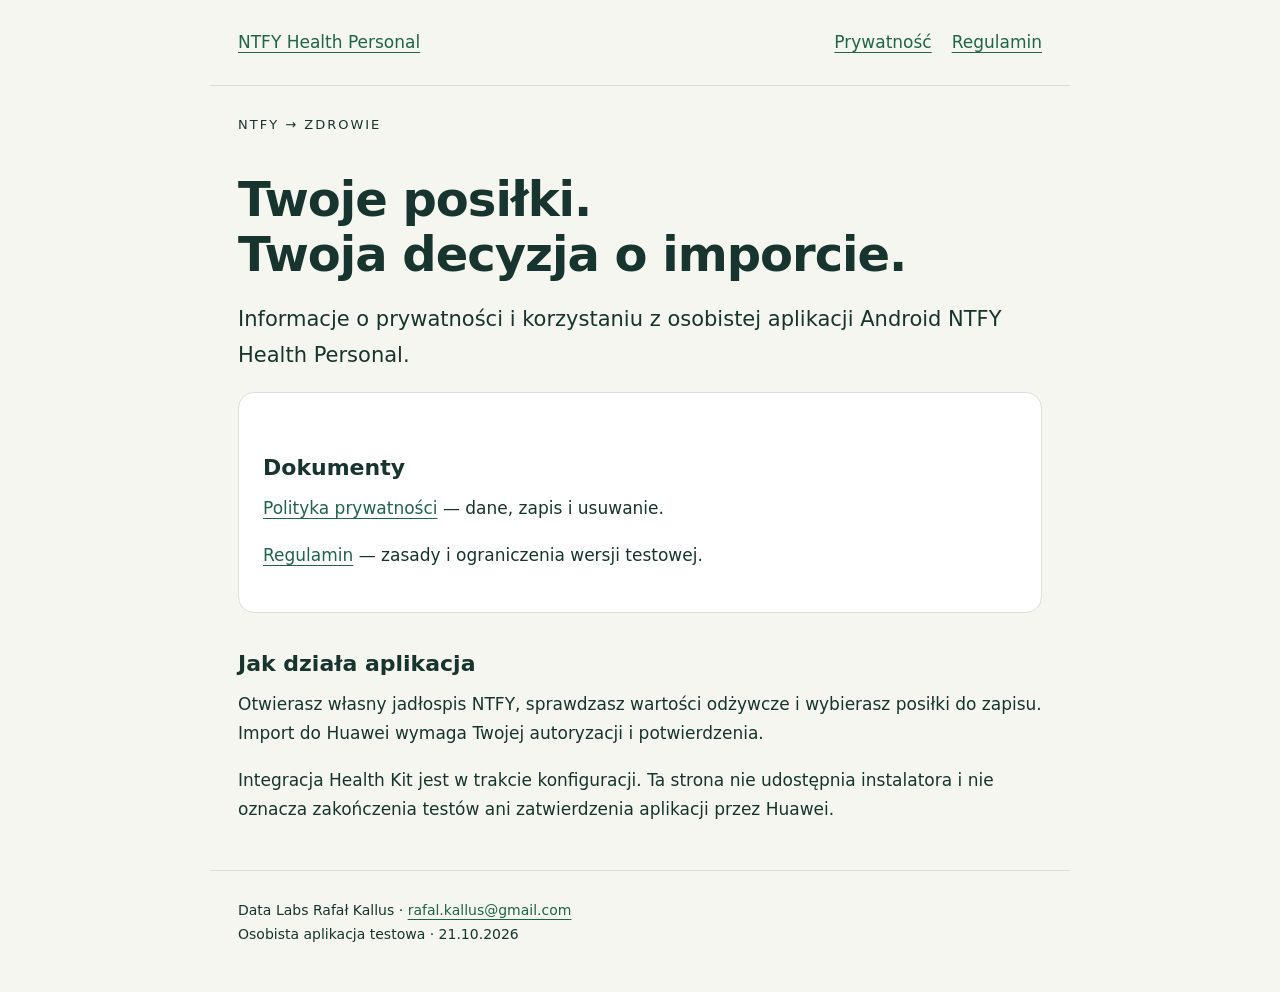
<file: index.html>
<!doctype html><html lang="pl"><meta charset="utf-8"><meta name="viewport" content="width=device-width, initial-scale=1"><title>Dokumenty — NTFY Health Personal</title><link rel="stylesheet" href="style.css"><header><a href="index.html">NTFY Health Personal</a><nav aria-label="Dokumenty"><a href="privacy.html">Prywatność</a><a href="terms.html">Regulamin</a></nav></header><main><p class="tag">NTFY → Zdrowie</p><h1>Twoje posiłki.<br>Twoja decyzja o imporcie.</h1><p class="intro">Informacje o prywatności i korzystaniu z osobistej aplikacji Android NTFY Health Personal.</p><div class="box"><h2>Dokumenty</h2><p><a href="privacy.html">Polityka prywatności</a> — dane, zapis i usuwanie.</p><p><a href="terms.html">Regulamin</a> — zasady i ograniczenia wersji testowej.</p></div><h2>Jak działa aplikacja</h2><p>Otwierasz własny jadłospis NTFY, sprawdzasz wartości odżywcze i wybierasz posiłki do zapisu. Import do Huawei wymaga Twojej autoryzacji i potwierdzenia.</p><p>Integracja Health Kit jest w trakcie konfiguracji. Ta strona nie udostępnia instalatora i nie oznacza zakończenia testów ani zatwierdzenia aplikacji przez Huawei.</p></main><footer>Data Labs Rafał Kallus · <a href="mailto:rafal.kallus@gmail.com">rafal.kallus@gmail.com</a><p>Osobista aplikacja testowa · 21.10.2026</p></footer></html>
</file>
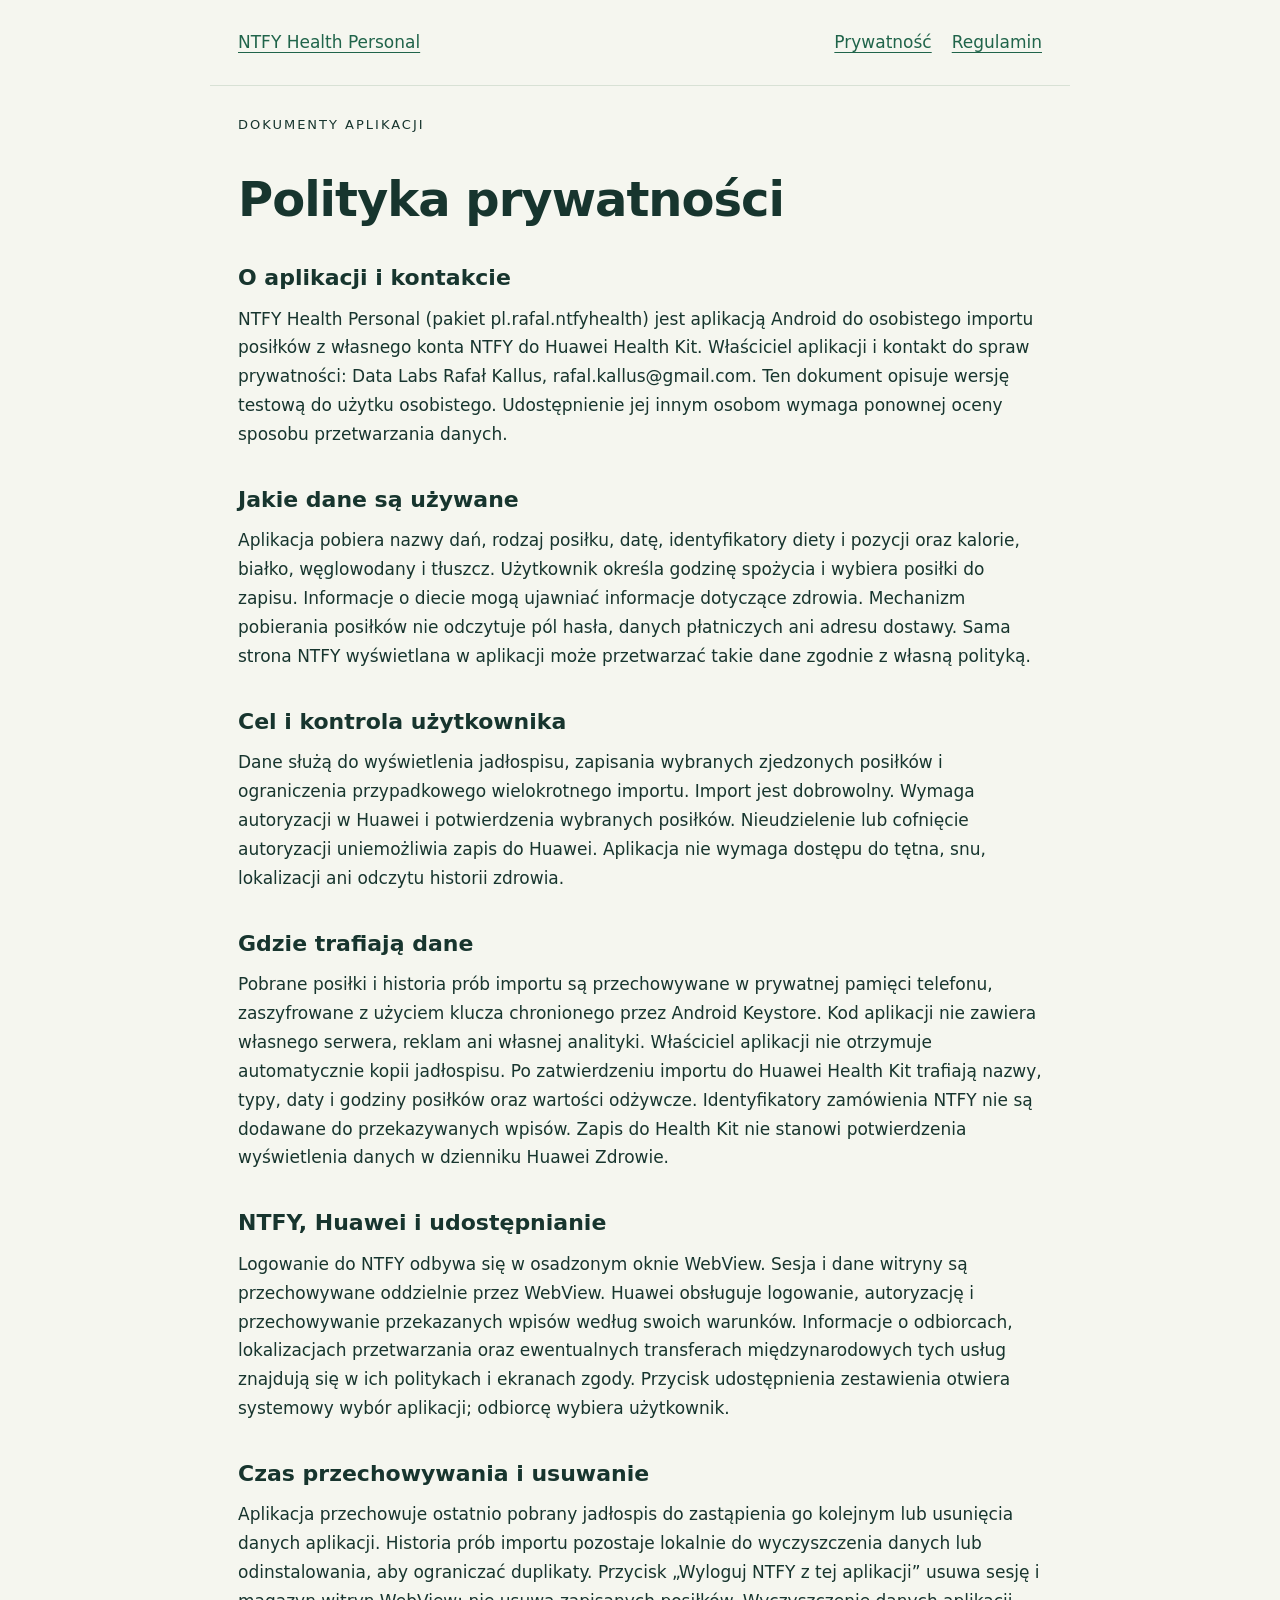
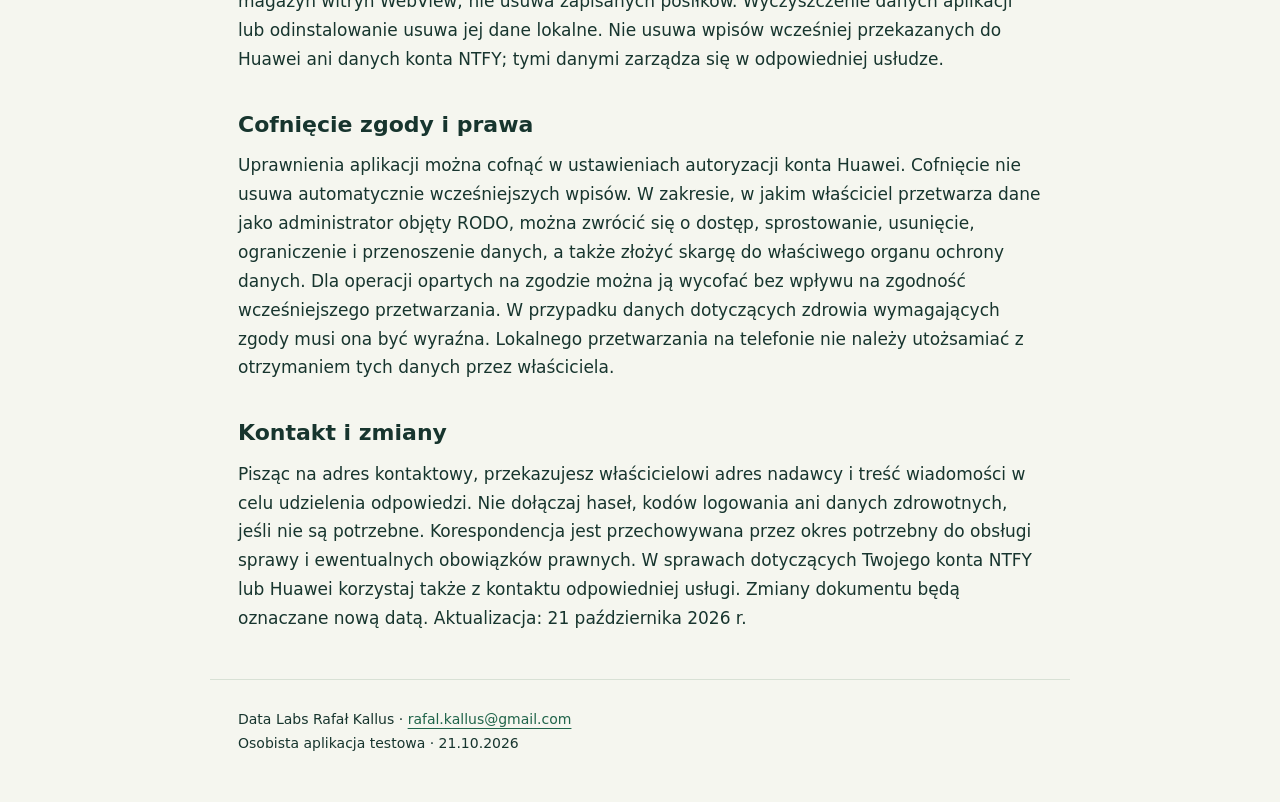
<file: privacy.html>
<!doctype html><html lang="pl"><meta charset="utf-8"><meta name="viewport" content="width=device-width, initial-scale=1"><title>Polityka prywatności — NTFY Health Personal</title><link rel="stylesheet" href="style.css"><header><a href="index.html">NTFY Health Personal</a><nav aria-label="Dokumenty"><a href="privacy.html">Prywatność</a><a href="terms.html">Regulamin</a></nav></header><main><p class="tag">Dokumenty aplikacji</p><h1>Polityka prywatności</h1><section><h2>O aplikacji i kontakcie</h2><p>NTFY Health Personal (pakiet pl.rafal.ntfyhealth) jest aplikacją Android do osobistego importu posiłków z własnego konta NTFY do Huawei Health Kit. Właściciel aplikacji i kontakt do spraw prywatności: Data Labs Rafał Kallus, rafal.kallus@gmail.com. Ten dokument opisuje wersję testową do użytku osobistego. Udostępnienie jej innym osobom wymaga ponownej oceny sposobu przetwarzania danych.</p></section><section><h2>Jakie dane są używane</h2><p>Aplikacja pobiera nazwy dań, rodzaj posiłku, datę, identyfikatory diety i pozycji oraz kalorie, białko, węglowodany i tłuszcz. Użytkownik określa godzinę spożycia i wybiera posiłki do zapisu. Informacje o diecie mogą ujawniać informacje dotyczące zdrowia. Mechanizm pobierania posiłków nie odczytuje pól hasła, danych płatniczych ani adresu dostawy. Sama strona NTFY wyświetlana w aplikacji może przetwarzać takie dane zgodnie z własną polityką.</p></section><section><h2>Cel i kontrola użytkownika</h2><p>Dane służą do wyświetlenia jadłospisu, zapisania wybranych zjedzonych posiłków i ograniczenia przypadkowego wielokrotnego importu. Import jest dobrowolny. Wymaga autoryzacji w Huawei i potwierdzenia wybranych posiłków. Nieudzielenie lub cofnięcie autoryzacji uniemożliwia zapis do Huawei. Aplikacja nie wymaga dostępu do tętna, snu, lokalizacji ani odczytu historii zdrowia.</p></section><section><h2>Gdzie trafiają dane</h2><p>Pobrane posiłki i historia prób importu są przechowywane w prywatnej pamięci telefonu, zaszyfrowane z użyciem klucza chronionego przez Android Keystore. Kod aplikacji nie zawiera własnego serwera, reklam ani własnej analityki. Właściciel aplikacji nie otrzymuje automatycznie kopii jadłospisu. Po zatwierdzeniu importu do Huawei Health Kit trafiają nazwy, typy, daty i godziny posiłków oraz wartości odżywcze. Identyfikatory zamówienia NTFY nie są dodawane do przekazywanych wpisów. Zapis do Health Kit nie stanowi potwierdzenia wyświetlenia danych w dzienniku Huawei Zdrowie.</p></section><section><h2>NTFY, Huawei i udostępnianie</h2><p>Logowanie do NTFY odbywa się w osadzonym oknie WebView. Sesja i dane witryny są przechowywane oddzielnie przez WebView. Huawei obsługuje logowanie, autoryzację i przechowywanie przekazanych wpisów według swoich warunków. Informacje o odbiorcach, lokalizacjach przetwarzania oraz ewentualnych transferach międzynarodowych tych usług znajdują się w ich politykach i ekranach zgody. Przycisk udostępnienia zestawienia otwiera systemowy wybór aplikacji; odbiorcę wybiera użytkownik.</p></section><section><h2>Czas przechowywania i usuwanie</h2><p>Aplikacja przechowuje ostatnio pobrany jadłospis do zastąpienia go kolejnym lub usunięcia danych aplikacji. Historia prób importu pozostaje lokalnie do wyczyszczenia danych lub odinstalowania, aby ograniczać duplikaty. Przycisk „Wyloguj NTFY z tej aplikacji” usuwa sesję i magazyn witryn WebView; nie usuwa zapisanych posiłków. Wyczyszczenie danych aplikacji lub odinstalowanie usuwa jej dane lokalne. Nie usuwa wpisów wcześniej przekazanych do Huawei ani danych konta NTFY; tymi danymi zarządza się w odpowiedniej usłudze.</p></section><section><h2>Cofnięcie zgody i prawa</h2><p>Uprawnienia aplikacji można cofnąć w ustawieniach autoryzacji konta Huawei. Cofnięcie nie usuwa automatycznie wcześniejszych wpisów. W zakresie, w jakim właściciel przetwarza dane jako administrator objęty RODO, można zwrócić się o dostęp, sprostowanie, usunięcie, ograniczenie i przenoszenie danych, a także złożyć skargę do właściwego organu ochrony danych. Dla operacji opartych na zgodzie można ją wycofać bez wpływu na zgodność wcześniejszego przetwarzania. W przypadku danych dotyczących zdrowia wymagających zgody musi ona być wyraźna. Lokalnego przetwarzania na telefonie nie należy utożsamiać z otrzymaniem tych danych przez właściciela.</p></section><section><h2>Kontakt i zmiany</h2><p>Pisząc na adres kontaktowy, przekazujesz właścicielowi adres nadawcy i treść wiadomości w celu udzielenia odpowiedzi. Nie dołączaj haseł, kodów logowania ani danych zdrowotnych, jeśli nie są potrzebne. Korespondencja jest przechowywana przez okres potrzebny do obsługi sprawy i ewentualnych obowiązków prawnych. W sprawach dotyczących Twojego konta NTFY lub Huawei korzystaj także z kontaktu odpowiedniej usługi. Zmiany dokumentu będą oznaczane nową datą. Aktualizacja: 21 października 2026 r.</p></section></main><footer>Data Labs Rafał Kallus · <a href="mailto:rafal.kallus@gmail.com">rafal.kallus@gmail.com</a><p>Osobista aplikacja testowa · 21.10.2026</p></footer></html>
</file>
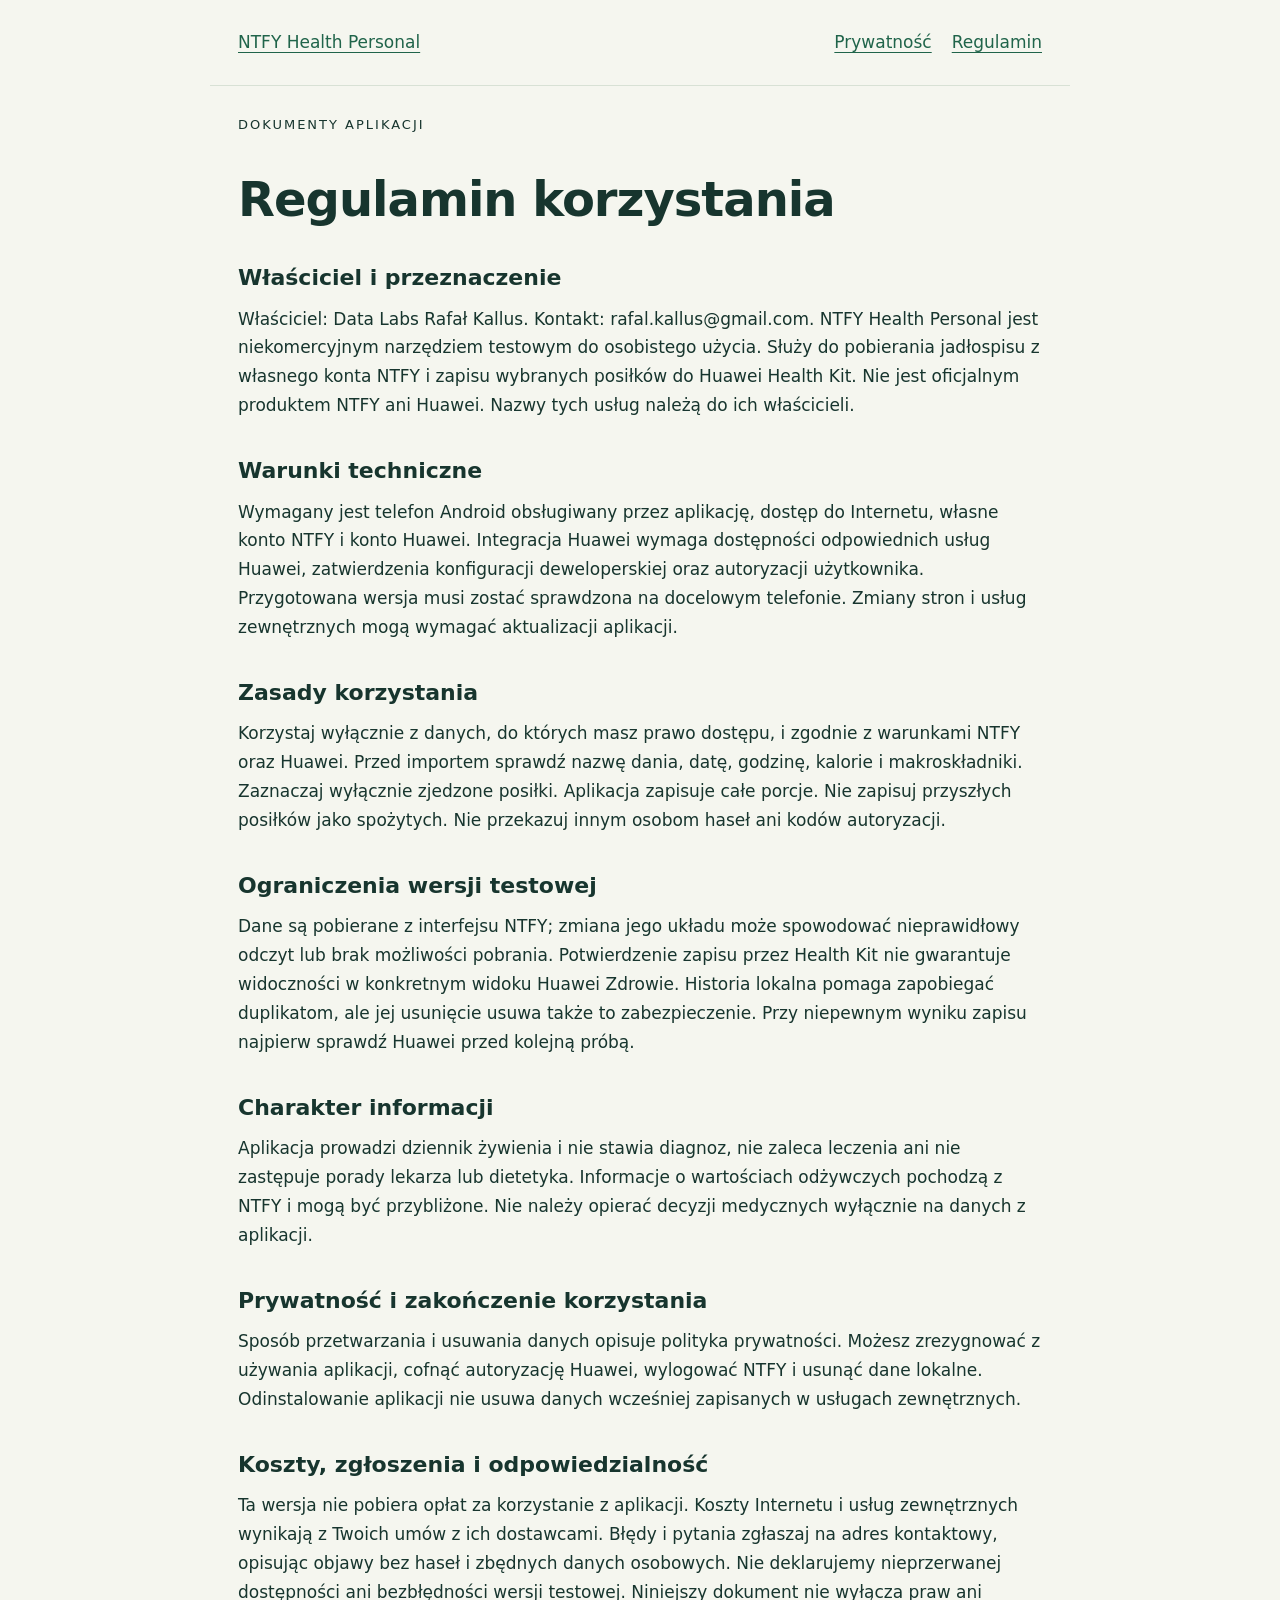
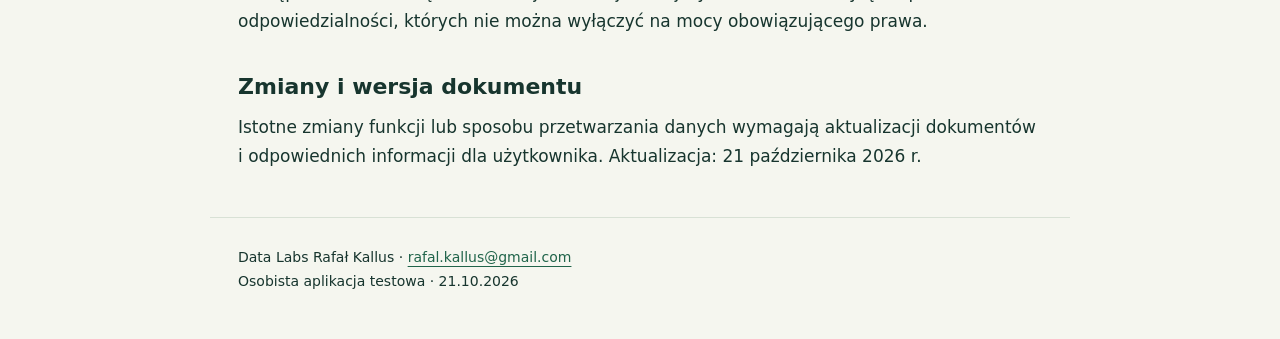
<file: terms.html>
<!doctype html><html lang="pl"><meta charset="utf-8"><meta name="viewport" content="width=device-width, initial-scale=1"><title>Regulamin korzystania — NTFY Health Personal</title><link rel="stylesheet" href="style.css"><header><a href="index.html">NTFY Health Personal</a><nav aria-label="Dokumenty"><a href="privacy.html">Prywatność</a><a href="terms.html">Regulamin</a></nav></header><main><p class="tag">Dokumenty aplikacji</p><h1>Regulamin korzystania</h1><section><h2>Właściciel i przeznaczenie</h2><p>Właściciel: Data Labs Rafał Kallus. Kontakt: rafal.kallus@gmail.com. NTFY Health Personal jest niekomercyjnym narzędziem testowym do osobistego użycia. Służy do pobierania jadłospisu z własnego konta NTFY i zapisu wybranych posiłków do Huawei Health Kit. Nie jest oficjalnym produktem NTFY ani Huawei. Nazwy tych usług należą do ich właścicieli.</p></section><section><h2>Warunki techniczne</h2><p>Wymagany jest telefon Android obsługiwany przez aplikację, dostęp do Internetu, własne konto NTFY i konto Huawei. Integracja Huawei wymaga dostępności odpowiednich usług Huawei, zatwierdzenia konfiguracji deweloperskiej oraz autoryzacji użytkownika. Przygotowana wersja musi zostać sprawdzona na docelowym telefonie. Zmiany stron i usług zewnętrznych mogą wymagać aktualizacji aplikacji.</p></section><section><h2>Zasady korzystania</h2><p>Korzystaj wyłącznie z danych, do których masz prawo dostępu, i zgodnie z warunkami NTFY oraz Huawei. Przed importem sprawdź nazwę dania, datę, godzinę, kalorie i makroskładniki. Zaznaczaj wyłącznie zjedzone posiłki. Aplikacja zapisuje całe porcje. Nie zapisuj przyszłych posiłków jako spożytych. Nie przekazuj innym osobom haseł ani kodów autoryzacji.</p></section><section><h2>Ograniczenia wersji testowej</h2><p>Dane są pobierane z interfejsu NTFY; zmiana jego układu może spowodować nieprawidłowy odczyt lub brak możliwości pobrania. Potwierdzenie zapisu przez Health Kit nie gwarantuje widoczności w konkretnym widoku Huawei Zdrowie. Historia lokalna pomaga zapobiegać duplikatom, ale jej usunięcie usuwa także to zabezpieczenie. Przy niepewnym wyniku zapisu najpierw sprawdź Huawei przed kolejną próbą.</p></section><section><h2>Charakter informacji</h2><p>Aplikacja prowadzi dziennik żywienia i nie stawia diagnoz, nie zaleca leczenia ani nie zastępuje porady lekarza lub dietetyka. Informacje o wartościach odżywczych pochodzą z NTFY i mogą być przybliżone. Nie należy opierać decyzji medycznych wyłącznie na danych z aplikacji.</p></section><section><h2>Prywatność i zakończenie korzystania</h2><p>Sposób przetwarzania i usuwania danych opisuje polityka prywatności. Możesz zrezygnować z używania aplikacji, cofnąć autoryzację Huawei, wylogować NTFY i usunąć dane lokalne. Odinstalowanie aplikacji nie usuwa danych wcześniej zapisanych w usługach zewnętrznych.</p></section><section><h2>Koszty, zgłoszenia i odpowiedzialność</h2><p>Ta wersja nie pobiera opłat za korzystanie z aplikacji. Koszty Internetu i usług zewnętrznych wynikają z Twoich umów z ich dostawcami. Błędy i pytania zgłaszaj na adres kontaktowy, opisując objawy bez haseł i zbędnych danych osobowych. Nie deklarujemy nieprzerwanej dostępności ani bezbłędności wersji testowej. Niniejszy dokument nie wyłącza praw ani odpowiedzialności, których nie można wyłączyć na mocy obowiązującego prawa.</p></section><section><h2>Zmiany i wersja dokumentu</h2><p>Istotne zmiany funkcji lub sposobu przetwarzania danych wymagają aktualizacji dokumentów i odpowiednich informacji dla użytkownika. Aktualizacja: 21 października 2026 r.</p></section></main><footer>Data Labs Rafał Kallus · <a href="mailto:rafal.kallus@gmail.com">rafal.kallus@gmail.com</a><p>Osobista aplikacja testowa · 21.10.2026</p></footer></html>
</file>
<file: style.css>
*{box-sizing:border-box}body{margin:0;background:#f5f6ef;color:#17352e;font:17px/1.7 system-ui,sans-serif}header,main,footer{max-width:860px;margin:auto;padding:28px}header{display:flex;justify-content:space-between;gap:20px;flex-wrap:wrap;border-bottom:1px solid #d8e1d5}a{color:#20644a;text-underline-offset:4px}nav{display:flex;gap:20px}h1{font-size:clamp(32px,6vw,48px);line-height:1.15;margin:36px 0 20px;letter-spacing:-1px}h2{font-size:22px;margin:32px 0 8px}p{margin:0 0 18px}.tag{font-size:13px;text-transform:uppercase;letter-spacing:2px}.intro{font-size:21px}.box{padding:24px;background:white;border:1px solid #d8e1d5;border-radius:16px}footer{font-size:14px;border-top:1px solid #d8e1d5}a:focus-visible{outline:3px solid #20644a;outline-offset:4px}
</file>
